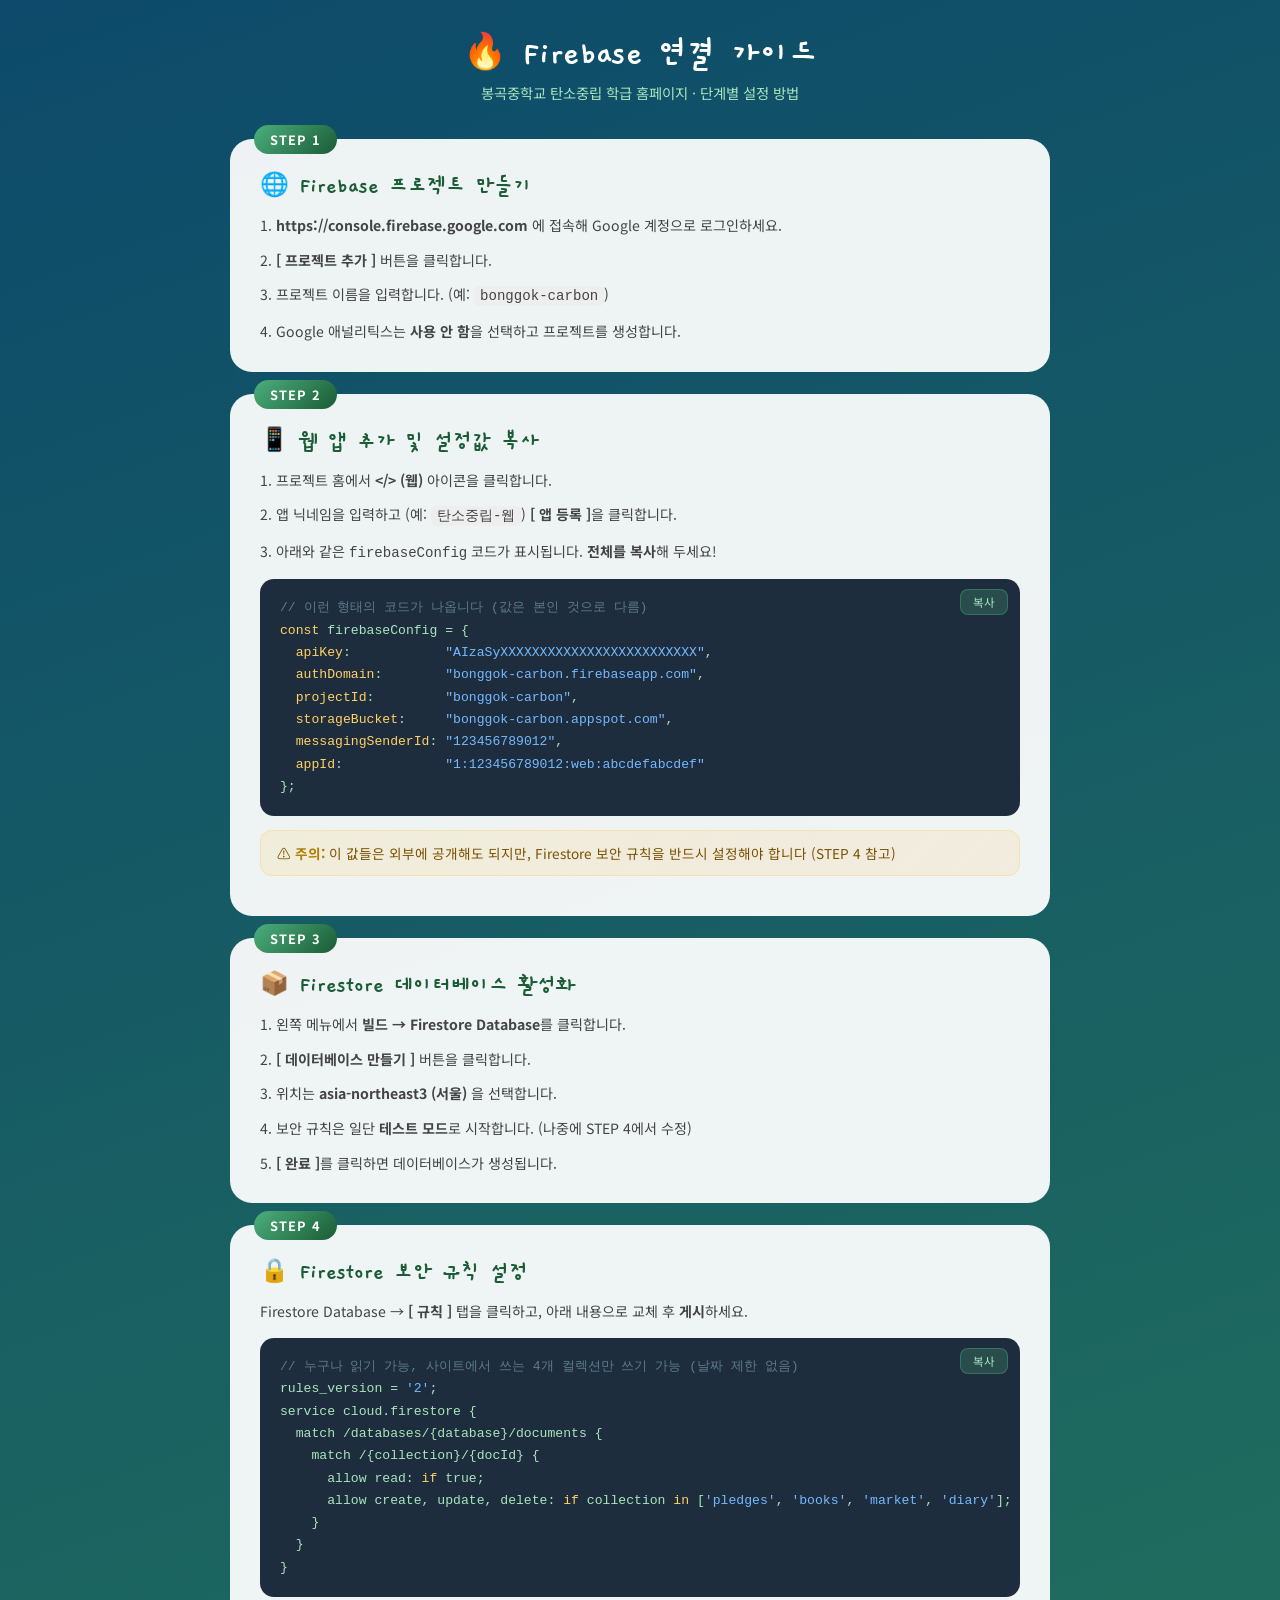
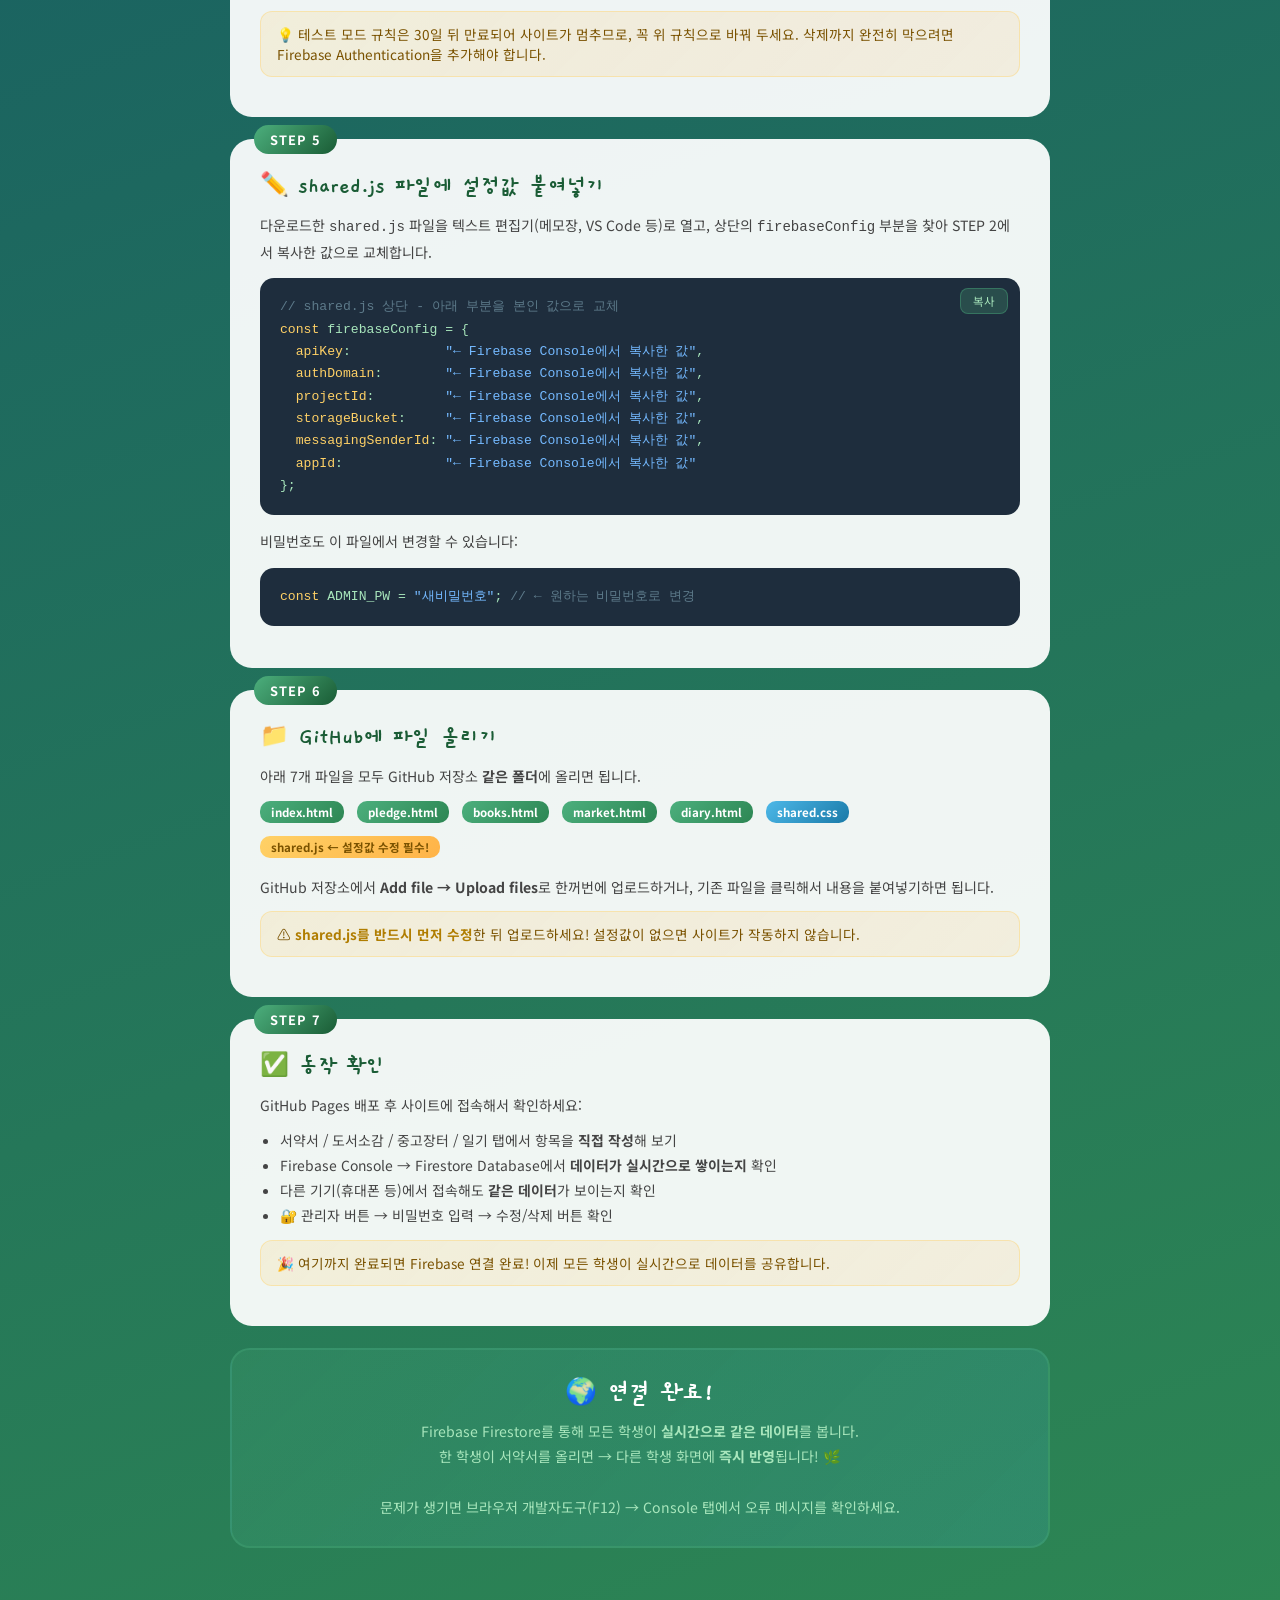
<file: firebase-guide.html>
<!DOCTYPE html>
<html lang="ko">
<head>
<meta charset="UTF-8">
<meta name="viewport" content="width=device-width, initial-scale=1.0">
<title>🔥 Firebase 연결 가이드 - 봉곡중학교 탄소중립</title>
<link href="https://fonts.googleapis.com/css2?family=Noto+Sans+KR:wght@400;500;700;900&family=Gaegu:wght@400;700&display=swap" rel="stylesheet">
<style>
*{margin:0;padding:0;box-sizing:border-box;}
body{font-family:'Noto Sans KR',sans-serif;background:linear-gradient(160deg,#0d4a6b,#2d8653);min-height:100vh;padding:30px 20px 60px;}
.wrap{max-width:820px;margin:0 auto;}
h1{font-family:'Gaegu',cursive;font-size:2.2rem;color:#fff;text-align:center;margin-bottom:6px;}
.subtitle{color:#a8e6bc;text-align:center;font-size:0.9rem;margin-bottom:36px;}
.step{background:rgba(255,255,255,0.93);border-radius:22px;padding:28px 30px;margin-bottom:22px;position:relative;}
.step-num{position:absolute;top:-14px;left:24px;background:linear-gradient(135deg,#4caf7d,#1a5c35);color:#fff;font-size:0.8rem;font-weight:700;padding:5px 16px;border-radius:20px;letter-spacing:1px;}
.step h2{font-family:'Gaegu',cursive;font-size:1.45rem;color:#1a5c35;margin-bottom:12px;margin-top:4px;}
.step p{font-size:0.88rem;color:#444;line-height:1.75;margin-bottom:10px;}
.step p:last-child{margin-bottom:0;}
.step ul{padding-left:20px;margin-bottom:10px;}
.step li{font-size:0.87rem;color:#444;line-height:1.8;}
.code-box{background:#1e2d3d;border-radius:14px;padding:18px 20px;margin:14px 0;overflow-x:auto;position:relative;}
.code-box pre{color:#a8e6bc;font-size:0.82rem;line-height:1.7;font-family:'Courier New',monospace;white-space:pre;}
.code-box .comment{color:#5d7a8a;}
.code-box .key{color:#ffd166;}
.code-box .val{color:#74b9ff;}
.copy-btn{position:absolute;top:10px;right:12px;background:rgba(76,175,125,0.25);border:1px solid rgba(76,175,125,0.4);color:#a8e6bc;font-size:0.72rem;padding:4px 12px;border-radius:8px;cursor:pointer;font-family:'Noto Sans KR',sans-serif;transition:all 0.2s;}
.copy-btn:hover{background:rgba(76,175,125,0.45);}
.highlight{background:linear-gradient(135deg,rgba(255,209,102,0.18),rgba(255,179,71,0.12));border:1.5px solid rgba(255,209,102,0.4);border-radius:12px;padding:12px 16px;margin:12px 0;font-size:0.85rem;color:#7a5200;}
.highlight strong{color:#b07d00;}
.img-placeholder{background:linear-gradient(135deg,#d4f5e2,#b8eaf7);border-radius:12px;padding:20px;text-align:center;margin:14px 0;color:#2d8653;font-size:0.85rem;border:2px dashed rgba(76,175,125,0.3);}
.tag{display:inline-block;background:linear-gradient(135deg,#4caf7d,#2d8653);color:#fff;font-size:0.72rem;font-weight:700;padding:3px 11px;border-radius:10px;margin-right:5px;margin-bottom:5px;}
.tag.blue{background:linear-gradient(135deg,#4db8e8,#1a7aa8);}
.tag.yellow{background:linear-gradient(135deg,#ffd166,#ffb347);color:#7a5200;}
.final-box{background:linear-gradient(135deg,rgba(76,175,125,0.2),rgba(77,184,232,0.15));border-radius:20px;padding:26px;text-align:center;margin-top:10px;border:2px solid rgba(76,175,125,0.3);}
.final-box h3{font-family:'Gaegu',cursive;font-size:1.6rem;color:#fff;margin-bottom:10px;}
.final-box p{color:#a8e6bc;font-size:0.88rem;line-height:1.8;}
</style>
</head>
<body>
<div class="wrap">
  <h1>🔥 Firebase 연결 가이드</h1>
  <p class="subtitle">봉곡중학교 탄소중립 학급 홈페이지 · 단계별 설정 방법</p>

  <!-- STEP 1 -->
  <div class="step">
    <div class="step-num">STEP 1</div>
    <h2>🌐 Firebase 프로젝트 만들기</h2>
    <p>1. <strong>https://console.firebase.google.com</strong> 에 접속해 Google 계정으로 로그인하세요.</p>
    <p>2. <strong>[ 프로젝트 추가 ]</strong> 버튼을 클릭합니다.</p>
    <p>3. 프로젝트 이름을 입력합니다. (예: <code style="background:#eee;padding:2px 6px;border-radius:5px">bonggok-carbon</code>)</p>
    <p>4. Google 애널리틱스는 <strong>사용 안 함</strong>을 선택하고 프로젝트를 생성합니다.</p>
  </div>

  <!-- STEP 2 -->
  <div class="step">
    <div class="step-num">STEP 2</div>
    <h2>📱 웹 앱 추가 및 설정값 복사</h2>
    <p>1. 프로젝트 홈에서 <strong>&lt;/&gt; (웹)</strong> 아이콘을 클릭합니다.</p>
    <p>2. 앱 닉네임을 입력하고 (예: <code style="background:#eee;padding:2px 6px;border-radius:5px">탄소중립-웹</code>) <strong>[ 앱 등록 ]</strong>을 클릭합니다.</p>
    <p>3. 아래와 같은 <code>firebaseConfig</code> 코드가 표시됩니다. <strong>전체를 복사</strong>해 두세요!</p>
    <div class="code-box">
      <button class="copy-btn" onclick="copyCode(this)">복사</button>
<pre><span class="comment">// 이런 형태의 코드가 나옵니다 (값은 본인 것으로 다름)</span>
<span class="key">const</span> firebaseConfig = {
  <span class="key">apiKey</span>:            <span class="val">"AIzaSyXXXXXXXXXXXXXXXXXXXXXXXXX"</span>,
  <span class="key">authDomain</span>:        <span class="val">"bonggok-carbon.firebaseapp.com"</span>,
  <span class="key">projectId</span>:         <span class="val">"bonggok-carbon"</span>,
  <span class="key">storageBucket</span>:     <span class="val">"bonggok-carbon.appspot.com"</span>,
  <span class="key">messagingSenderId</span>: <span class="val">"123456789012"</span>,
  <span class="key">appId</span>:             <span class="val">"1:123456789012:web:abcdefabcdef"</span>
};</pre>
    </div>
    <div class="highlight">⚠️ <strong>주의:</strong> 이 값들은 외부에 공개해도 되지만, Firestore 보안 규칙을 반드시 설정해야 합니다 (STEP 4 참고)</div>
  </div>

  <!-- STEP 3 -->
  <div class="step">
    <div class="step-num">STEP 3</div>
    <h2>📦 Firestore 데이터베이스 활성화</h2>
    <p>1. 왼쪽 메뉴에서 <strong>빌드 → Firestore Database</strong>를 클릭합니다.</p>
    <p>2. <strong>[ 데이터베이스 만들기 ]</strong> 버튼을 클릭합니다.</p>
    <p>3. 위치는 <strong>asia-northeast3 (서울)</strong> 을 선택합니다.</p>
    <p>4. 보안 규칙은 일단 <strong>테스트 모드</strong>로 시작합니다. (나중에 STEP 4에서 수정)</p>
    <p>5. <strong>[ 완료 ]</strong>를 클릭하면 데이터베이스가 생성됩니다.</p>
  </div>

  <!-- STEP 4 -->
  <div class="step">
    <div class="step-num">STEP 4</div>
    <h2>🔒 Firestore 보안 규칙 설정</h2>
    <p>Firestore Database → <strong>[ 규칙 ]</strong> 탭을 클릭하고, 아래 내용으로 교체 후 <strong>게시</strong>하세요.</p>
    <div class="code-box">
      <button class="copy-btn" onclick="copyCode(this)">복사</button>
<pre><span class="comment">// 누구나 읽기 가능, 사이트에서 쓰는 4개 컬렉션만 쓰기 가능 (날짜 제한 없음)</span>
rules_version = <span class="val">'2'</span>;
service cloud.firestore {
  match /databases/{database}/documents {
    match /{collection}/{docId} {
      allow read: <span class="key">if</span> true;
      allow create, update, delete: <span class="key">if</span> collection <span class="key">in</span> [<span class="val">'pledges'</span>, <span class="val">'books'</span>, <span class="val">'market'</span>, <span class="val">'diary'</span>];
    }
  }
}</pre>
    </div>
    <div class="highlight">💡 테스트 모드 규칙은 30일 뒤 만료되어 사이트가 멈추므로, 꼭 위 규칙으로 바꿔 두세요. 삭제까지 완전히 막으려면 Firebase Authentication을 추가해야 합니다.</div>
  </div>

  <!-- STEP 5 -->
  <div class="step">
    <div class="step-num">STEP 5</div>
    <h2>✏️ shared.js 파일에 설정값 붙여넣기</h2>
    <p>다운로드한 <code>shared.js</code> 파일을 텍스트 편집기(메모장, VS Code 등)로 열고, 상단의 <code>firebaseConfig</code> 부분을 찾아 STEP 2에서 복사한 값으로 교체합니다.</p>
    <div class="code-box">
      <button class="copy-btn" onclick="copyCode(this)">복사</button>
<pre><span class="comment">// shared.js 상단 - 아래 부분을 본인 값으로 교체</span>
<span class="key">const</span> firebaseConfig = {
  <span class="key">apiKey</span>:            <span class="val">"← Firebase Console에서 복사한 값"</span>,
  <span class="key">authDomain</span>:        <span class="val">"← Firebase Console에서 복사한 값"</span>,
  <span class="key">projectId</span>:         <span class="val">"← Firebase Console에서 복사한 값"</span>,
  <span class="key">storageBucket</span>:     <span class="val">"← Firebase Console에서 복사한 값"</span>,
  <span class="key">messagingSenderId</span>: <span class="val">"← Firebase Console에서 복사한 값"</span>,
  <span class="key">appId</span>:             <span class="val">"← Firebase Console에서 복사한 값"</span>
};</pre>
    </div>
    <p>비밀번호도 이 파일에서 변경할 수 있습니다:</p>
    <div class="code-box">
<pre><span class="key">const</span> ADMIN_PW = <span class="val">"새비밀번호"</span>; <span class="comment">// ← 원하는 비밀번호로 변경</span></pre>
    </div>
  </div>

  <!-- STEP 6 -->
  <div class="step">
    <div class="step-num">STEP 6</div>
    <h2>📁 GitHub에 파일 올리기</h2>
    <p>아래 7개 파일을 모두 GitHub 저장소 <strong>같은 폴더</strong>에 올리면 됩니다.</p>
    <div style="display:flex;flex-wrap:wrap;gap:8px;margin:12px 0;">
      <span class="tag">index.html</span>
      <span class="tag">pledge.html</span>
      <span class="tag">books.html</span>
      <span class="tag">market.html</span>
      <span class="tag">diary.html</span>
      <span class="tag blue">shared.css</span>
      <span class="tag yellow">shared.js ← 설정값 수정 필수!</span>
    </div>
    <p>GitHub 저장소에서 <strong>Add file → Upload files</strong>로 한꺼번에 업로드하거나, 기존 파일을 클릭해서 내용을 붙여넣기하면 됩니다.</p>
    <div class="highlight">⚠️ <strong>shared.js를 반드시 먼저 수정</strong>한 뒤 업로드하세요! 설정값이 없으면 사이트가 작동하지 않습니다.</div>
  </div>

  <!-- STEP 7 -->
  <div class="step">
    <div class="step-num">STEP 7</div>
    <h2>✅ 동작 확인</h2>
    <p>GitHub Pages 배포 후 사이트에 접속해서 확인하세요:</p>
    <ul>
      <li>서약서 / 도서소감 / 중고장터 / 일기 탭에서 항목을 <strong>직접 작성</strong>해 보기</li>
      <li>Firebase Console → Firestore Database에서 <strong>데이터가 실시간으로 쌓이는지</strong> 확인</li>
      <li>다른 기기(휴대폰 등)에서 접속해도 <strong>같은 데이터</strong>가 보이는지 확인</li>
      <li>🔐 관리자 버튼 → 비밀번호 입력 → 수정/삭제 버튼 확인</li>
    </ul>
    <div class="highlight">🎉 여기까지 완료되면 Firebase 연결 완료! 이제 모든 학생이 실시간으로 데이터를 공유합니다.</div>
  </div>

  <div class="final-box">
    <h3>🌍 연결 완료!</h3>
    <p>
      Firebase Firestore를 통해 모든 학생이 <strong>실시간으로 같은 데이터</strong>를 봅니다.<br>
      한 학생이 서약서를 올리면 → 다른 학생 화면에 <strong>즉시 반영</strong>됩니다! 🌿<br><br>
      문제가 생기면 브라우저 개발자도구(F12) → Console 탭에서 오류 메시지를 확인하세요.
    </p>
  </div>
</div>

<script>
function copyCode(btn) {
  const pre = btn.nextElementSibling;
  navigator.clipboard.writeText(pre.textContent).then(() => {
    btn.textContent = "✅ 복사됨!";
    setTimeout(() => btn.textContent = "복사", 2000);
  });
}
</script>
</body>
</html>
</file>
